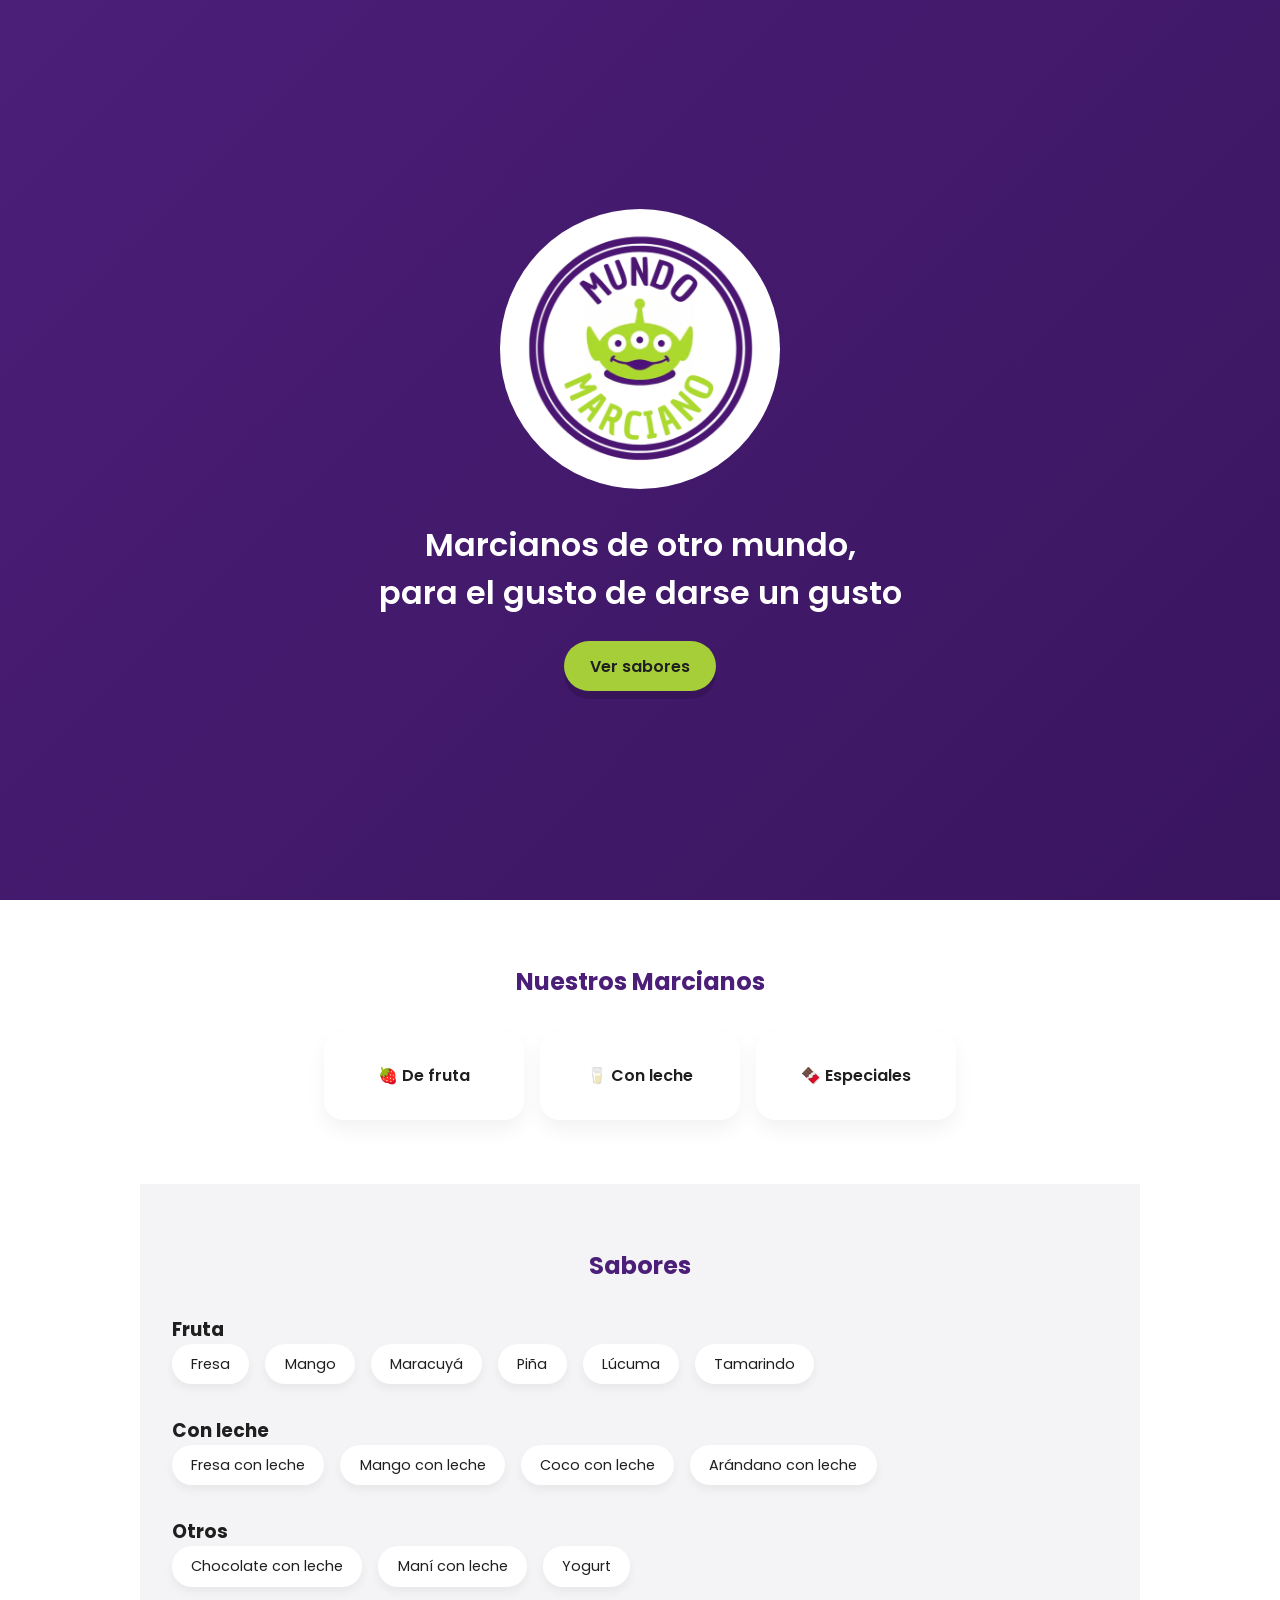
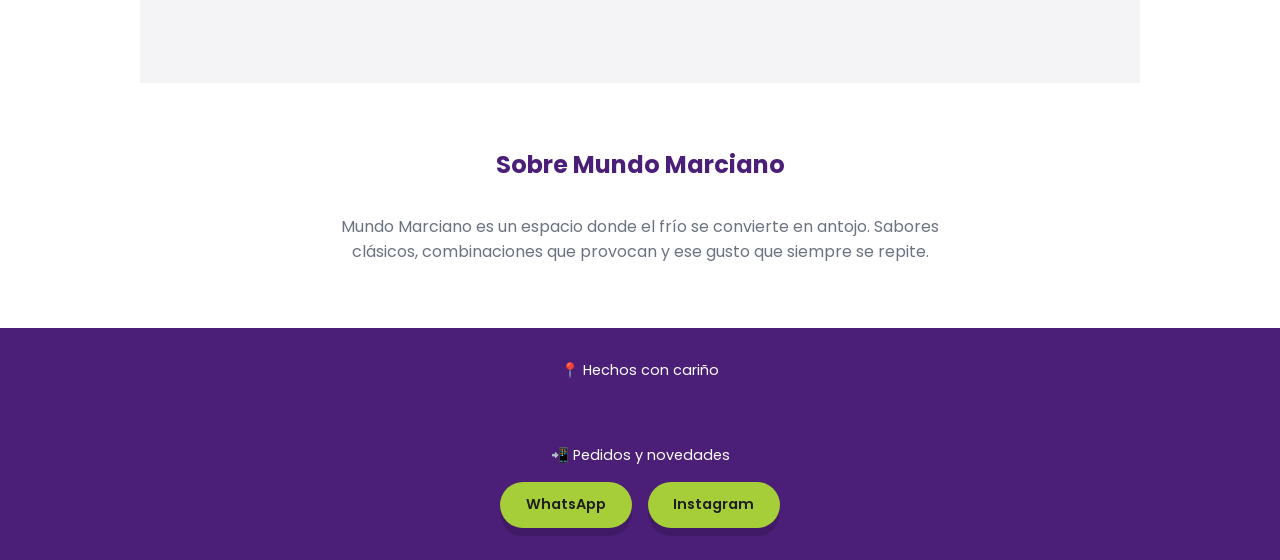
<file: index.html>
<!DOCTYPE html>
<html lang="es">
<head>
  <meta charset="UTF-8" />
  <meta name="viewport" content="width=device-width, initial-scale=1.0" />
  <title>Mundo Marciano</title>
  <link rel="stylesheet" href="styles.css" />
  <link rel="preconnect" href="https://fonts.googleapis.com">
  <link rel="preconnect" href="https://fonts.gstatic.com" crossorigin>
  <link href="https://fonts.googleapis.com/css2?family=Poppins:wght@300;400;600;700&display=swap" rel="stylesheet">
</head>
<body>

  <!-- HEADER -->
  <header class="header">
    <img src="assets/logo.png" alt="Mundo Marciano" class="logo">
    <h1>Marcianos de otro mundo,<br>para el gusto de darse un gusto</h1>
    <a href="#sabores" class="btn-primary">Ver sabores</a>
  </header>

  <!-- NUESTROS MARCIANOS -->
  <section class="section">
    <h2>Nuestros Marcianos</h2>
    <div class="cards">
      <div class="card">🍓 De fruta</div>
      <div class="card">🥛 Con leche</div>
      <div class="card">🍫 Especiales</div>
    </div>
  </section>

  <!-- SABORES -->
  <section class="section light" id="sabores">
    <h2>Sabores</h2>

    <h3>Fruta</h3>
    <ul class="sabores">
      <li>Fresa</li>
      <li>Mango</li>
      <li>Maracuyá</li>
      <li>Piña</li>
      <li>Lúcuma</li>
      <li>Tamarindo</li>
    </ul>

    <h3>Con leche</h3>
    <ul class="sabores">
      <li>Fresa con leche</li>
      <li>Mango con leche</li>
      <li>Coco con leche</li>
      <li>Arándano con leche</li>
    </ul>

    <h3>Otros</h3>
    <ul class="sabores">
      <li>Chocolate con leche</li>
      <li>Maní con leche</li>
      <li>Yogurt</li>
    </ul>
  </section>

  <!-- SOBRE NOSOTROS -->
  <section class="section">
    <h2>Sobre Mundo Marciano</h2>
    <p>
      Mundo Marciano es un espacio donde el frío se convierte en antojo.
      Sabores clásicos, combinaciones que provocan y ese gusto que siempre se repite.
    </p>
  </section>

  <!-- CONTACTO -->
  <footer class="footer">
    <p>📍 Hechos con cariño</p>
  </footer>
 <script src="script.js"></script>
</body>
</html>
<footer class="footer">
  <p>📲 Pedidos y novedades</p>

  <div class="social-buttons">
    <a 
      href=""
      target="_blank"
      class="btn-primary"
    >
      WhatsApp
    </a>

    <a 
      href=""
      target="_blank"
      class="btn-primary"
    >
      Instagram
</file>
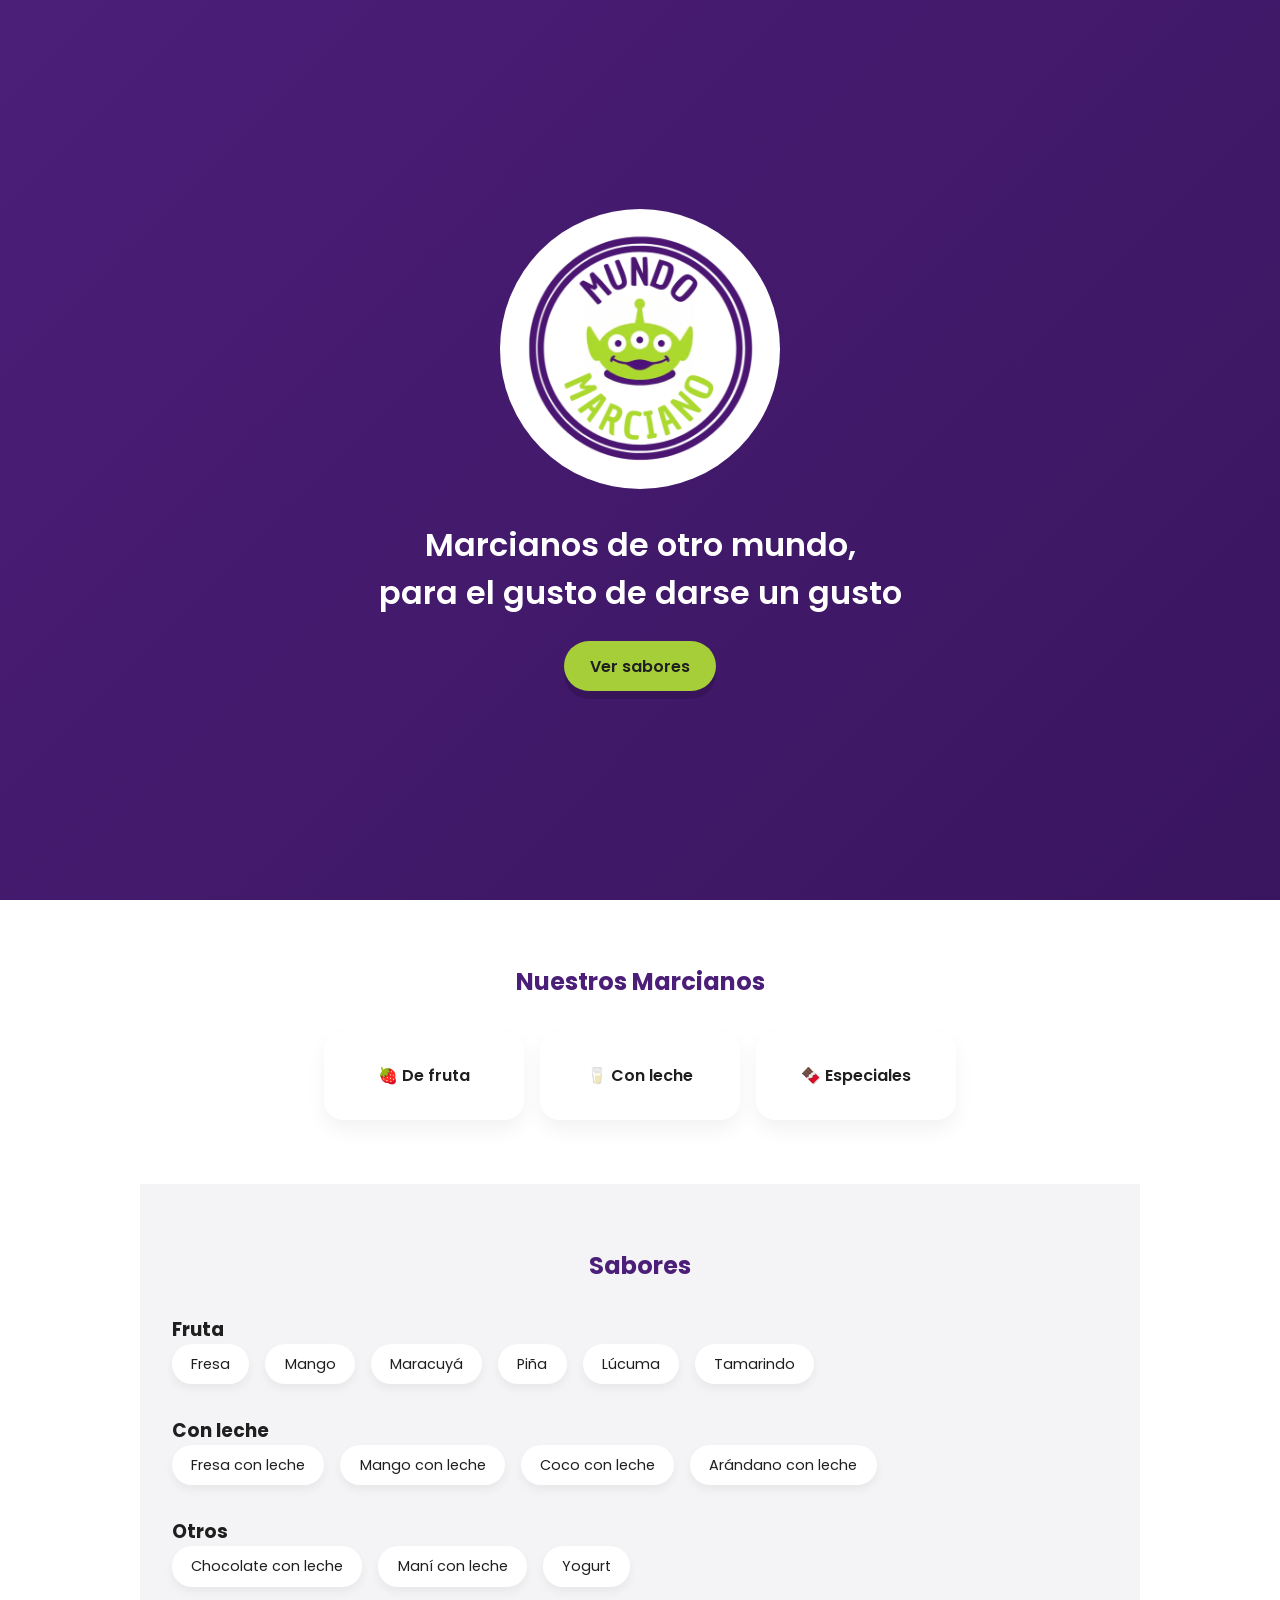
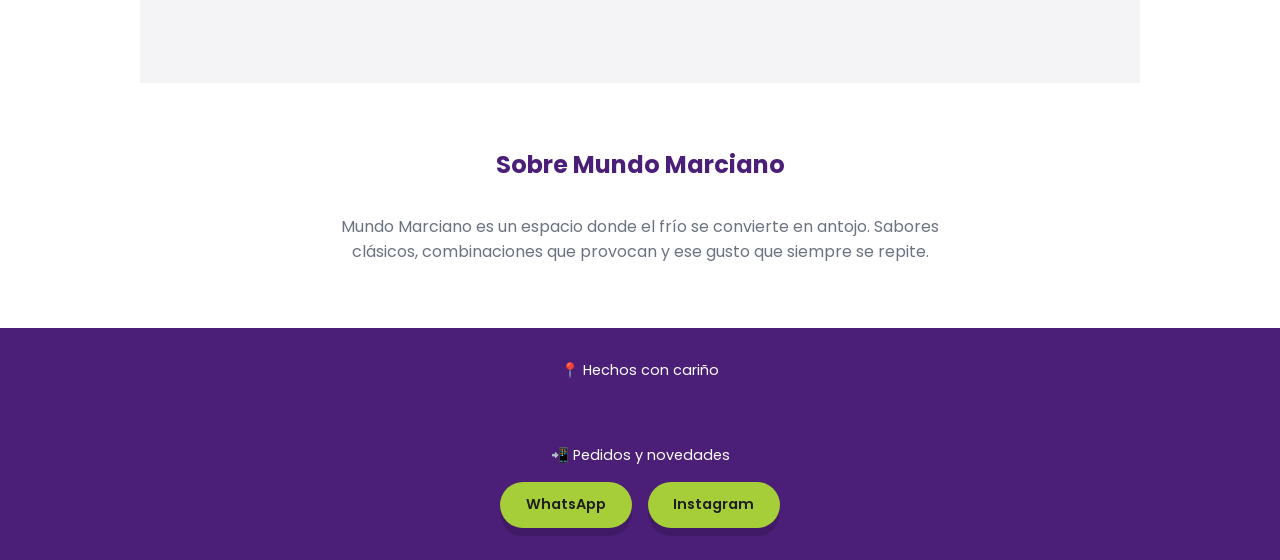
<file: Mundo marciano/index.html>
<!DOCTYPE html>
<html lang="es">
<head>
  <meta charset="UTF-8" />
  <meta name="viewport" content="width=device-width, initial-scale=1.0" />
  <title>Mundo Marciano</title>
  <link rel="stylesheet" href="styles.css" />
  <link rel="preconnect" href="https://fonts.googleapis.com">
  <link rel="preconnect" href="https://fonts.gstatic.com" crossorigin>
  <link href="https://fonts.googleapis.com/css2?family=Poppins:wght@300;400;600;700&display=swap" rel="stylesheet">
</head>
<body>

  <!-- HEADER -->
  <header class="header">
    <img src="assets/logo.png" alt="Mundo Marciano" class="logo">
    <h1>Marcianos de otro mundo,<br>para el gusto de darse un gusto</h1>
    <a href="#sabores" class="btn-primary">Ver sabores</a>
  </header>

  <!-- NUESTROS MARCIANOS -->
  <section class="section">
    <h2>Nuestros Marcianos</h2>
    <div class="cards">
      <div class="card">🍓 De fruta</div>
      <div class="card">🥛 Con leche</div>
      <div class="card">🍫 Especiales</div>
    </div>
  </section>

  <!-- SABORES -->
  <section class="section light" id="sabores">
    <h2>Sabores</h2>

    <h3>Fruta</h3>
    <ul class="sabores">
      <li>Fresa</li>
      <li>Mango</li>
      <li>Maracuyá</li>
      <li>Piña</li>
      <li>Lúcuma</li>
      <li>Tamarindo</li>
    </ul>

    <h3>Con leche</h3>
    <ul class="sabores">
      <li>Fresa con leche</li>
      <li>Mango con leche</li>
      <li>Coco con leche</li>
      <li>Arándano con leche</li>
    </ul>

    <h3>Otros</h3>
    <ul class="sabores">
      <li>Chocolate con leche</li>
      <li>Maní con leche</li>
      <li>Yogurt</li>
    </ul>
  </section>

  <!-- SOBRE NOSOTROS -->
  <section class="section">
    <h2>Sobre Mundo Marciano</h2>
    <p>
      Mundo Marciano es un espacio donde el frío se convierte en antojo.
      Sabores clásicos, combinaciones que provocan y ese gusto que siempre se repite.
    </p>
  </section>

  <!-- CONTACTO -->
  <footer class="footer">
    <p>📍 Hechos con cariño</p>
  </footer>
 <script src="script.js"></script>
</body>
</html>
<footer class="footer">
  <p>📲 Pedidos y novedades</p>

  <div class="social-buttons">
    <a 
      href="https://wa.me/51902124147"
      target="_blank"
      class="btn-primary"
    >
      WhatsApp
    </a>

    <a 
      href="https://www.instagram.com/tucuenta"
      target="_blank"
      class="btn-primary"
    >
      Instagram
</file>
<file: styles.css>
:root {
  --morado: #4B1E78;
  --verde: #A6CE39;
  --blanco: #FFFFFF;
  --gris-claro: #F4F4F6;
  --gris-texto: #6B7280;
  --negro: #1F1F1F;
}

* {
  margin: 0;
  padding: 0;
  box-sizing: border-box;
  font-family: 'Poppins', sans-serif;
}

body {
  background-color: var(--blanco);
  color: var(--negro);
}

.header {
  min-height: 100vh;
  background: linear-gradient(135deg, var(--morado), #3a155f);
  color: white;
  display: flex;
  flex-direction: column;
  align-items: center;
  justify-content: center;
  text-align: center;
  padding: 2rem;
}

.logo {
width: clamp(200px, 35vw, 280px);
height: clamp(200px, 35vw, 280px);
  object-fit: cover;
  border-radius: 50%;
  background-color: white;

  padding: 14px;
  margin-bottom: 2rem;

  box-shadow: 0 14
}

.header h1 {
  font-size: 2rem;
  margin-bottom: 1.5rem;
  font-weight: 600;
}

.btn-primary {
  background-color: var(--verde);
  color: var(--negro);
  padding: 0.8rem 1.5rem;
  border-radius: 30px;
  text-decoration: none;
  font-weight: 600;
}

.section {
  padding: 4rem 2rem;
  max-width: 1000px;
  margin: auto;
}

.section.light {
  background-color: var(--gris-claro);
}

.section h2 {
  color: var(--morado);
  margin-bottom: 2rem;
  text-align: center;
}

.cards {
  display: flex;
  gap: 1rem;
  justify-content: center;
  flex-wrap: wrap;
}

.card {
  background-color: white;
  padding: 2rem;
  border-radius: 20px;
  min-width: 200px;
  text-align: center;
  font-weight: 600;
  box-shadow: 0 10px 20px rgba(0,0,0,0.05);
}

.sabores {
  list-style: none;
  display: flex;
  flex-wrap: wrap;
  gap: 1rem;
  margin-bottom: 2rem;
}

.sabores li {
  background-color: white;
  padding: 0.6rem 1.2rem;
  border-radius: 20px;
  font-size: 0.9rem;
  box-shadow: 0 5px 10px rgba(0,0,0,0.05);
}

.section p {
  text-align: center;
  max-width: 600px;
  margin: auto;
  color: var(--gris-texto);
}

.footer {
  background-color: var(--morado);
  color: white;
  text-align: center;
  padding: 2rem;
  font-size: 0.9rem;
}

.btn-primary {
  background-color: var(--verde);
  color: var(--negro);
  padding: 0.8rem 1.6rem;
  border-radius: 30px;
  text-decoration: none;
  font-weight: 600;
  transition: 
    transform 0.15s ease,
    box-shadow 0.15s ease,
    background-color 0.15s ease;
  box-shadow: 0 8px 0 rgba(0,0,0,0.15);
  display: inline-block;
}

/* Al pasar el cursor */
.btn-primary:hover {
  transform: translateY(3px);
  box-shadow: 0 4px 0 rgba(0,0,0,0.15);
  background-color: #9bc92f; /* verde un pelín más oscuro */
}

/* Al hacer click */
.btn-primary:active {
  transform: translateY(8px);
  box-shadow: 0 0 0 rgba(0,0,0,0.2);
}

.card {
  background-color: white;
  padding: 2rem;
  border-radius: 20px;
  min-width: 200px;
  text-align: center;
  font-weight: 600;
  box-shadow: 0 10px 20px rgba(0,0,0,0.05);
  transition: transform 0.2s ease, box-shadow 0.2s ease;
  cursor: default;
}

.card:hover {
  transform: translateY(-6px);
  box-shadow: 0 18px 30px rgba(0,0,0,0.08);
}

.sabores li {
  background-color: white;
  padding: 0.6rem 1.2rem;
  border-radius: 20px;
  font-size: 0.9rem;
  box-shadow: 0 5px 10px rgba(0,0,0,0.05);
  transition: transform 0.15s ease, background-color 0.15s ease;
}

.sabores li:hover {
  transform: scale(1.05);
  background-color: var(--gris-claro);
}

.btn-primary {
  background-color: var(--verde);
  color: var(--negro);
  padding: 0.8rem 1.6rem;
  border-radius: 30px;
  text-decoration: none;
  font-weight: 600;
  display: inline-block;

  /* interacción */
  cursor: pointer;
  transition: 
    transform 0.15s ease,
    box-shadow 0.15s ease,
    background-color 0.15s ease;
  box-shadow: 0 8px 0 rgba(0,0,0,0.15);
}

/* hover */
.btn-primary:hover {
  transform: translateY(3px);
  box-shadow: 0 4px 0 rgba(0,0,0,0.15);
  background-color: #9bc92f;
}

/* click */
.btn-primary:active {
  transform: translateY(8px);
  box-shadow: 0 0 0 rgba(0,0,0,0.2);
}

.card {
  background-color: white;
  padding: 2rem;
  border-radius: 20px;
  min-width: 200px;
  text-align: center;
  font-weight: 600;

  box-shadow: 0 10px 20px rgba(0,0,0,0.05);
  transition: transform 0.2s ease, box-shadow 0.2s ease;

  cursor: pointer;
}

.card:hover {
  transform: translateY(-6px);
  box-shadow: 0 18px 30px rgba(0,0,0,0.08);
}

.sabores li {
  background-color: white;
  padding: 0.6rem 1.2rem;
  border-radius: 20px;
  font-size: 0.9rem;

  box-shadow: 0 5px 10px rgba(0,0,0,0.05);
  transition: transform 0.15s ease, background-color 0.15s ease;

  cursor: pointer;
}

.sabores li:hover {
  transform: scale(1.05);
  background-color: var(--gris-claro);
}

html {
  scroll-behavior: smooth;
}

.social-buttons {
  margin-top: 1rem;
  display: flex;
  gap: 1rem;
  justify-content: center;
  flex-wrap: wrap;
}
</file>
<file: Mundo marciano/styles.css>
:root {
  --morado: #4B1E78;
  --verde: #A6CE39;
  --blanco: #FFFFFF;
  --gris-claro: #F4F4F6;
  --gris-texto: #6B7280;
  --negro: #1F1F1F;
}

* {
  margin: 0;
  padding: 0;
  box-sizing: border-box;
  font-family: 'Poppins', sans-serif;
}

body {
  background-color: var(--blanco);
  color: var(--negro);
}

.header {
  min-height: 100vh;
  background: linear-gradient(135deg, var(--morado), #3a155f);
  color: white;
  display: flex;
  flex-direction: column;
  align-items: center;
  justify-content: center;
  text-align: center;
  padding: 2rem;
}

.logo {
width: clamp(200px, 35vw, 280px);
height: clamp(200px, 35vw, 280px);
  object-fit: cover;
  border-radius: 50%;
  background-color: white;

  padding: 14px;
  margin-bottom: 2rem;

  box-shadow: 0 14
}

.header h1 {
  font-size: 2rem;
  margin-bottom: 1.5rem;
  font-weight: 600;
}

.btn-primary {
  background-color: var(--verde);
  color: var(--negro);
  padding: 0.8rem 1.5rem;
  border-radius: 30px;
  text-decoration: none;
  font-weight: 600;
}

.section {
  padding: 4rem 2rem;
  max-width: 1000px;
  margin: auto;
}

.section.light {
  background-color: var(--gris-claro);
}

.section h2 {
  color: var(--morado);
  margin-bottom: 2rem;
  text-align: center;
}

.cards {
  display: flex;
  gap: 1rem;
  justify-content: center;
  flex-wrap: wrap;
}

.card {
  background-color: white;
  padding: 2rem;
  border-radius: 20px;
  min-width: 200px;
  text-align: center;
  font-weight: 600;
  box-shadow: 0 10px 20px rgba(0,0,0,0.05);
}

.sabores {
  list-style: none;
  display: flex;
  flex-wrap: wrap;
  gap: 1rem;
  margin-bottom: 2rem;
}

.sabores li {
  background-color: white;
  padding: 0.6rem 1.2rem;
  border-radius: 20px;
  font-size: 0.9rem;
  box-shadow: 0 5px 10px rgba(0,0,0,0.05);
}

.section p {
  text-align: center;
  max-width: 600px;
  margin: auto;
  color: var(--gris-texto);
}

.footer {
  background-color: var(--morado);
  color: white;
  text-align: center;
  padding: 2rem;
  font-size: 0.9rem;
}

.btn-primary {
  background-color: var(--verde);
  color: var(--negro);
  padding: 0.8rem 1.6rem;
  border-radius: 30px;
  text-decoration: none;
  font-weight: 600;
  transition: 
    transform 0.15s ease,
    box-shadow 0.15s ease,
    background-color 0.15s ease;
  box-shadow: 0 8px 0 rgba(0,0,0,0.15);
  display: inline-block;
}

/* Al pasar el cursor */
.btn-primary:hover {
  transform: translateY(3px);
  box-shadow: 0 4px 0 rgba(0,0,0,0.15);
  background-color: #9bc92f; /* verde un pelín más oscuro */
}

/* Al hacer click */
.btn-primary:active {
  transform: translateY(8px);
  box-shadow: 0 0 0 rgba(0,0,0,0.2);
}

.card {
  background-color: white;
  padding: 2rem;
  border-radius: 20px;
  min-width: 200px;
  text-align: center;
  font-weight: 600;
  box-shadow: 0 10px 20px rgba(0,0,0,0.05);
  transition: transform 0.2s ease, box-shadow 0.2s ease;
  cursor: default;
}

.card:hover {
  transform: translateY(-6px);
  box-shadow: 0 18px 30px rgba(0,0,0,0.08);
}

.sabores li {
  background-color: white;
  padding: 0.6rem 1.2rem;
  border-radius: 20px;
  font-size: 0.9rem;
  box-shadow: 0 5px 10px rgba(0,0,0,0.05);
  transition: transform 0.15s ease, background-color 0.15s ease;
}

.sabores li:hover {
  transform: scale(1.05);
  background-color: var(--gris-claro);
}

.btn-primary {
  background-color: var(--verde);
  color: var(--negro);
  padding: 0.8rem 1.6rem;
  border-radius: 30px;
  text-decoration: none;
  font-weight: 600;
  display: inline-block;

  /* interacción */
  cursor: pointer;
  transition: 
    transform 0.15s ease,
    box-shadow 0.15s ease,
    background-color 0.15s ease;
  box-shadow: 0 8px 0 rgba(0,0,0,0.15);
}

/* hover */
.btn-primary:hover {
  transform: translateY(3px);
  box-shadow: 0 4px 0 rgba(0,0,0,0.15);
  background-color: #9bc92f;
}

/* click */
.btn-primary:active {
  transform: translateY(8px);
  box-shadow: 0 0 0 rgba(0,0,0,0.2);
}

.card {
  background-color: white;
  padding: 2rem;
  border-radius: 20px;
  min-width: 200px;
  text-align: center;
  font-weight: 600;

  box-shadow: 0 10px 20px rgba(0,0,0,0.05);
  transition: transform 0.2s ease, box-shadow 0.2s ease;

  cursor: pointer;
}

.card:hover {
  transform: translateY(-6px);
  box-shadow: 0 18px 30px rgba(0,0,0,0.08);
}

.sabores li {
  background-color: white;
  padding: 0.6rem 1.2rem;
  border-radius: 20px;
  font-size: 0.9rem;

  box-shadow: 0 5px 10px rgba(0,0,0,0.05);
  transition: transform 0.15s ease, background-color 0.15s ease;

  cursor: pointer;
}

.sabores li:hover {
  transform: scale(1.05);
  background-color: var(--gris-claro);
}

html {
  scroll-behavior: smooth;
}

.social-buttons {
  margin-top: 1rem;
  display: flex;
  gap: 1rem;
  justify-content: center;
  flex-wrap: wrap;
}
</file>
